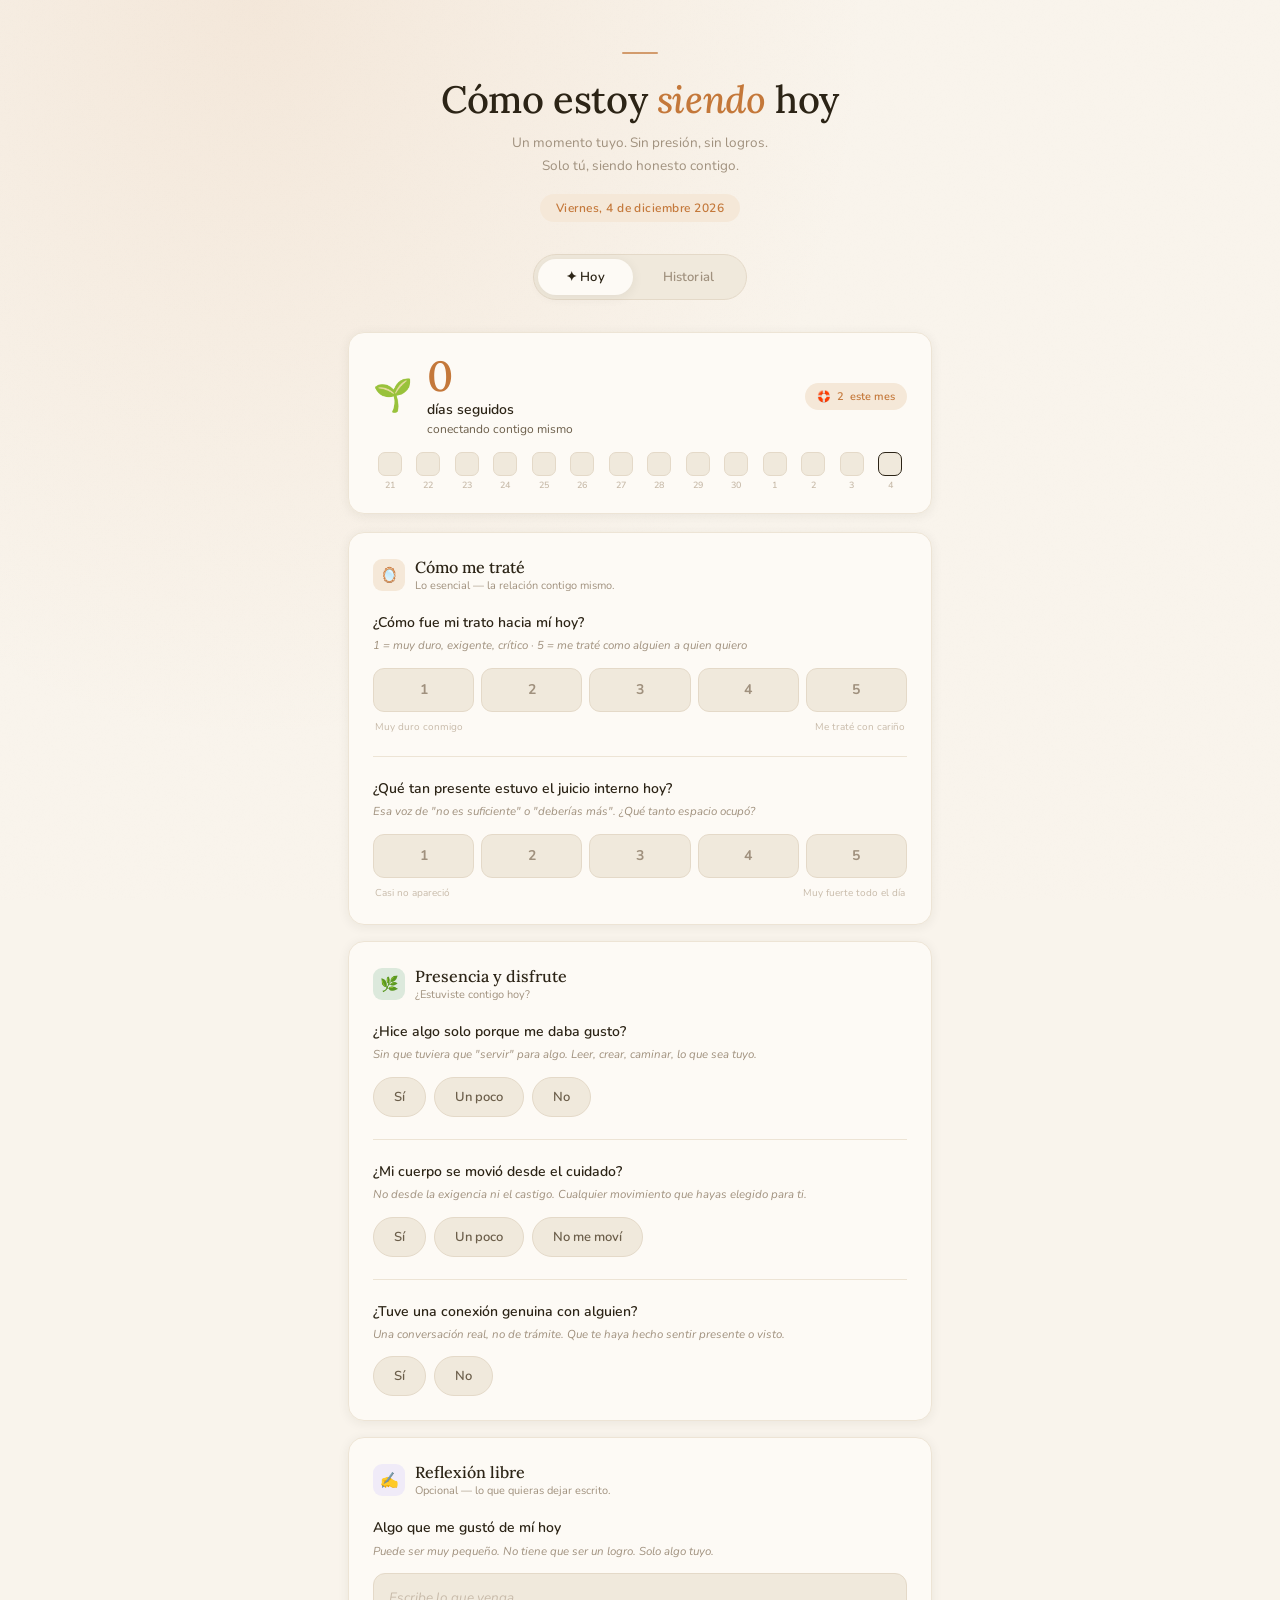
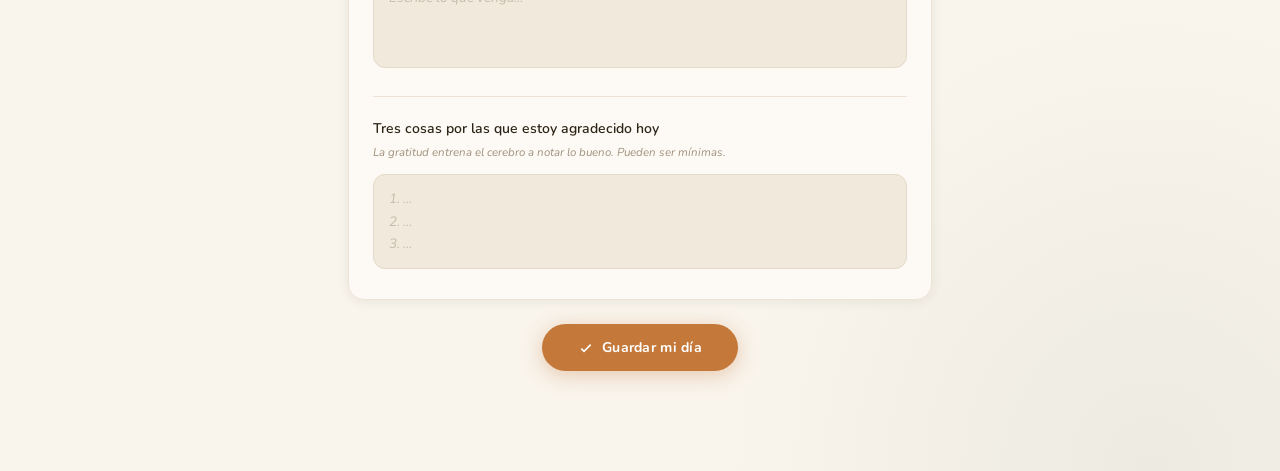
<file: index.html>
<!DOCTYPE html>
<html lang="es">
<head>
<meta charset="UTF-8">
<meta name="viewport" content="width=device-width, initial-scale=1.0">
<title>Cómo estoy siendo · Diario Personal</title>
<link href="https://fonts.googleapis.com/css2?family=Lora:ital,wght@0,400;0,500;0,600;1,400;1,500&family=Nunito:wght@300;400;500;600&display=swap" rel="stylesheet">
<link rel="stylesheet" href="styles.css">
</head>
<body>

<!-- ─── HEADER ─── -->
<div class="container">
  <header class="header">
    <div class="header-mark"></div>
    <h1>Cómo estoy <em>siendo</em> hoy</h1>
    <p class="header-sub">Un momento tuyo. Sin presión, sin logros.<br>Solo tú, siendo honesto contigo.</p>
    <div class="header-date" id="fecha-display">—</div>
  </header>

  <!-- ─── TABS ─── -->
  <div class="tabs-wrap">
    <div class="tabs">
      <button class="tab active" id="tab-hoy" onclick="switchTab('hoy')">✦ Hoy</button>
      <button class="tab" id="tab-hist" onclick="switchTab('historial')">Historial</button>
    </div>
  </div>

  <!-- ═══════════ HOY VIEW ═══════════ -->
  <div id="view-hoy" class="view active">

    <!-- RACHA -->
    <div class="racha-card">
      <div class="racha-top">
        <div class="racha-left">
          <div class="racha-flame" id="racha-flame">🌱</div>
          <div>
            <div class="racha-num" id="racha-num">0</div>
            <div class="racha-label">
              <strong id="racha-title">días seguidos</strong>
              conectando contigo mismo
            </div>
          </div>
        </div>
        <div class="salvavidas-badge" id="sv-badge" title="Tienes salvavidas este mes — puedes saltarte hasta 2 días sin perder la racha">
          🛟 <span id="sv-count">2</span> este mes
        </div>
      </div>
      <div class="days-grid" id="days-grid"></div>
    </div>

    <!-- NOTICE si ya hay registro hoy -->
    <div class="edit-notice" id="edit-notice">
      <span>📝 <strong>Ya registraste hoy.</strong> Puedes editar tu entrada — se sobrescribirá al guardar.</span>
    </div>

    <!-- SECCIÓN 1: BIENESTAR -->
    <div class="scard">
      <div class="scard-title">
        <div class="scard-icon">🪞</div>
        <div>
          <h2>Cómo me traté</h2>
          <p>Lo esencial — la relación contigo mismo.</p>
        </div>
      </div>

      <!-- Q1: Trato -->
      <div class="qblock">
        <div class="qlabel">¿Cómo fue mi trato hacia mí hoy?</div>
        <div class="qhint">1 = muy duro, exigente, crítico · 5 = me traté como alguien a quien quiero</div>
        <div class="scale-wrap">
          <div class="scale-btns">
            <button class="sbtn" onclick="selScale(this,'q1',1)">1</button>
            <button class="sbtn" onclick="selScale(this,'q1',2)">2</button>
            <button class="sbtn" onclick="selScale(this,'q1',3)">3</button>
            <button class="sbtn" onclick="selScale(this,'q1',4)">4</button>
            <button class="sbtn" onclick="selScale(this,'q1',5)">5</button>
          </div>
          <div class="scale-desc"><span>Muy duro conmigo</span><span>Me traté con cariño</span></div>
        </div>
      </div>

      <!-- Q5: Juicio interno -->
      <div class="qblock">
        <div class="qlabel">¿Qué tan presente estuvo el juicio interno hoy?</div>
        <div class="qhint">Esa voz de "no es suficiente" o "deberías más". ¿Qué tanto espacio ocupó?</div>
        <div class="scale-wrap">
          <div class="scale-btns">
            <button class="sbtn" onclick="selScale(this,'q5',1)">1</button>
            <button class="sbtn" onclick="selScale(this,'q5',2)">2</button>
            <button class="sbtn" onclick="selScale(this,'q5',3)">3</button>
            <button class="sbtn" onclick="selScale(this,'q5',4)">4</button>
            <button class="sbtn" onclick="selScale(this,'q5',5)">5</button>
          </div>
          <div class="scale-desc"><span>Casi no apareció</span><span>Muy fuerte todo el día</span></div>
        </div>
      </div>
    </div>

    <!-- SECCIÓN 2: PRESENCIA -->
    <div class="scard">
      <div class="scard-title">
        <div class="scard-icon" style="background:var(--sage-pale)">🌿</div>
        <div>
          <h2>Presencia y disfrute</h2>
          <p>¿Estuviste contigo hoy?</p>
        </div>
      </div>

      <!-- Q2: Placer -->
      <div class="qblock">
        <div class="qlabel">¿Hice algo solo porque me daba gusto?</div>
        <div class="qhint">Sin que tuviera que "servir" para algo. Leer, crear, caminar, lo que sea tuyo.</div>
        <div class="yesno">
          <button class="ybtn" onclick="selYN(this,'q2','Sí','yes')">Sí</button>
          <button class="ybtn" onclick="selYN(this,'q2','Un poco','maybe')">Un poco</button>
          <button class="ybtn" onclick="selYN(this,'q2','No','no')">No</button>
        </div>
      </div>

      <!-- Q3: Cuerpo -->
      <div class="qblock">
        <div class="qlabel">¿Mi cuerpo se movió desde el cuidado?</div>
        <div class="qhint">No desde la exigencia ni el castigo. Cualquier movimiento que hayas elegido para ti.</div>
        <div class="yesno">
          <button class="ybtn" onclick="selYN(this,'q3','Sí','yes')">Sí</button>
          <button class="ybtn" onclick="selYN(this,'q3','Un poco','maybe')">Un poco</button>
          <button class="ybtn" onclick="selYN(this,'q3','No me moví','no')">No me moví</button>
        </div>
      </div>

      <!-- Q4: Conexión -->
      <div class="qblock">
        <div class="qlabel">¿Tuve una conexión genuina con alguien?</div>
        <div class="qhint">Una conversación real, no de trámite. Que te haya hecho sentir presente o visto.</div>
        <div class="yesno">
          <button class="ybtn" onclick="selYN(this,'q4','Sí','yes')">Sí</button>
          <button class="ybtn" onclick="selYN(this,'q4','No','no')">No</button>
        </div>
      </div>
    </div>

    <!-- SECCIÓN 3: REFLEXIÓN -->
    <div class="scard">
      <div class="scard-title">
        <div class="scard-icon" style="background:#F0EBF8">✍️</div>
        <div>
          <h2>Reflexión libre</h2>
          <p>Opcional — lo que quieras dejar escrito.</p>
        </div>
      </div>

      <!-- Q6: Lo que me gustó de mí -->
      <div class="qblock">
        <div class="qlabel">Algo que me gustó de mí hoy</div>
        <div class="qhint">Puede ser muy pequeño. No tiene que ser un logro. Solo algo tuyo.</div>
        <textarea class="qtextarea" id="q6" rows="3" placeholder="Escribe lo que venga…"></textarea>
      </div>

      <!-- AGRADECIMIENTOS -->
      <div class="qblock">
        <div class="qlabel">Tres cosas por las que estoy agradecido hoy</div>
        <div class="qhint">La gratitud entrena el cerebro a notar lo bueno. Pueden ser mínimas.</div>
        <textarea class="qtextarea" id="q7" rows="3" placeholder="1. …&#10;2. …&#10;3. …"></textarea>
      </div>
    </div>

    <div class="save-row">
      <button class="btn-save" onclick="guardar()">
        <svg viewBox="0 0 24 24" fill="none" stroke="currentColor" stroke-width="2.5"><path d="M5 13l4 4L19 7"/></svg>
        Guardar mi día
      </button>
    </div>

  </div><!-- /view-hoy -->

  <!-- ═══════════ HISTORIAL VIEW ═══════════ -->
  <div id="view-historial" class="view">
    <div class="hist-header">
      <h2>Mi historial</h2>
      <button class="btn-export" onclick="exportAll()">
        <svg width="12" height="12" viewBox="0 0 24 24" fill="none" stroke="currentColor" stroke-width="2.5"><path d="M12 5v14M5 12l7 7 7-7"/></svg>
        Exportar todo (.txt)
      </button>
    </div>
    <div id="hist-list">
      <div class="hist-empty" id="hist-empty">Aún no hay registros.<br>Completa tu primer día. 🌱</div>
    </div>
  </div>

</div><!-- /container -->

<!-- TOAST -->
<div class="toast" id="toast"></div>

<script src="app.js"></script>
</body>
</html>
</file>
<file: styles.css>
/* ─── TOKENS ─── */
:root {
  --cream:       #F9F4EC;
  --cream-dark:  #F0E9DC;
  --paper:       #FDFAF5;
  --warm-white:  #FFFDF8;
  --ink:         #2C2416;
  --ink-mid:     #6B5E4A;
  --ink-soft:    #A0917E;
  --ink-ghost:   #C8BBAA;
  --amber:       #C4783A;
  --amber-pale:  #F5E8D8;
  --amber-glow:  #EDD5B5;
  --sage:        #5A7A5E;
  --sage-pale:   #DCE9DC;
  --rust:        #A04A3A;
  --rust-pale:   #F0DDD8;
  --border:      #E4D9C8;
  --border-soft: #EDE4D5;
  --shadow-sm:   0 2px 12px rgba(44,36,22,.07);
  --shadow-md:   0 4px 28px rgba(44,36,22,.10);
  --r:           16px;
}

/* ─── RESET ─── */
*, *::before, *::after { box-sizing: border-box; margin: 0; padding: 0; }
html { scroll-behavior: smooth; }

/* ─── BODY / TEXTURE ─── */
body {
  background-color: var(--cream);
  background-image:
    radial-gradient(ellipse 80% 60% at 20% 0%, rgba(196,120,58,.10) 0%, transparent 60%),
    radial-gradient(ellipse 60% 40% at 90% 100%, rgba(90,122,94,.08) 0%, transparent 55%);
  font-family: 'Nunito', sans-serif;
  color: var(--ink);
  min-height: 100vh;
  padding: 0 0 100px;
  -webkit-font-smoothing: antialiased;
}

/* grain overlay */
body::before {
  content: '';
  position: fixed; inset: 0; z-index: 0; pointer-events: none;
  background-image: url("data:image/svg+xml,%3Csvg xmlns='http://www.w3.org/2000/svg' width='200' height='200'%3E%3Cfilter id='n'%3E%3CfeTurbulence type='fractalNoise' baseFrequency='0.75' numOctaves='4' stitchTiles='stitch'/%3E%3C/filter%3E%3Crect width='200' height='200' filter='url(%23n)' opacity='0.03'/%3E%3C/svg%3E");
  opacity: .5;
}

/* ─── LAYOUT ─── */
.container { max-width: 620px; margin: 0 auto; padding: 0 18px; position: relative; z-index: 1; }

/* ─── HEADER ─── */
.header {
  text-align: center;
  padding: 52px 0 32px;
  animation: riseIn .9s cubic-bezier(.16,1,.3,1) both;
}
.header-mark {
  display: inline-block;
  width: 36px; height: 2px;
  background: var(--amber);
  border-radius: 2px;
  margin-bottom: 18px;
  opacity: .7;
}
.header h1 {
  font-family: 'Lora', serif;
  font-size: clamp(24px, 5.5vw, 38px);
  font-weight: 500;
  line-height: 1.15;
  letter-spacing: -.01em;
  color: var(--ink);
  margin-bottom: 10px;
}
.header h1 em { font-style: italic; color: var(--amber); }
.header-sub {
  font-size: 13.5px;
  color: var(--ink-soft);
  line-height: 1.7;
  max-width: 340px;
  margin: 0 auto;
}
.header-date {
  display: inline-flex;
  align-items: center;
  gap: 8px;
  margin-top: 16px;
  padding: 6px 16px;
  background: var(--amber-pale);
  border-radius: 100px;
  font-size: 12px;
  font-weight: 600;
  color: var(--amber);
  letter-spacing: .04em;
}

/* ─── TABS ─── */
.tabs-wrap {
  display: flex;
  justify-content: center;
  margin-bottom: 32px;
  animation: riseIn .9s .1s cubic-bezier(.16,1,.3,1) both;
}
.tabs {
  display: inline-flex;
  background: var(--cream-dark);
  border-radius: 100px;
  padding: 4px;
  gap: 2px;
  border: 1px solid var(--border);
}
.tab {
  padding: 9px 28px;
  border-radius: 100px;
  border: none;
  background: transparent;
  font-family: 'Nunito', sans-serif;
  font-size: 13px;
  font-weight: 600;
  color: var(--ink-soft);
  cursor: pointer;
  transition: all .25s;
  letter-spacing: .01em;
}
.tab.active {
  background: var(--paper);
  color: var(--ink);
  box-shadow: var(--shadow-sm);
}

/* ─── VIEWS ─── */
.view { display: none; }
.view.active { display: block; animation: riseIn .5s cubic-bezier(.16,1,.3,1) both; }

/* ─── RACHA CARD ─── */
.racha-card {
  background: var(--paper);
  border: 1px solid var(--border-soft);
  border-radius: var(--r);
  padding: 22px 24px;
  margin-bottom: 18px;
  box-shadow: var(--shadow-sm);
  display: flex;
  flex-direction: column;
  gap: 14px;
}
.racha-top {
  display: flex;
  align-items: center;
  justify-content: space-between;
  gap: 16px;
}
.racha-left { display: flex; align-items: center; gap: 14px; }
.racha-flame {
  font-size: 32px;
  line-height: 1;
  animation: pulse 2.5s ease-in-out infinite;
}
.racha-num {
  font-family: 'Lora', serif;
  font-size: 42px;
  font-weight: 500;
  color: var(--amber);
  line-height: 1;
}
.racha-label { font-size: 12px; color: var(--ink-mid); line-height: 1.5; margin-top: 2px; }
.racha-label strong { display: block; font-size: 14px; color: var(--ink); font-weight: 600; }

.salvavidas-badge {
  display: flex;
  align-items: center;
  gap: 6px;
  padding: 6px 12px;
  background: var(--amber-pale);
  border-radius: 100px;
  font-size: 11px;
  font-weight: 600;
  color: var(--amber);
}

/* ─── 14-DAY GRID ─── */
.days-grid {
  display: flex;
  gap: 5px;
  flex-wrap: wrap;
}
.day-cell {
  display: flex;
  flex-direction: column;
  align-items: center;
  gap: 3px;
  flex: 1;
  min-width: 32px;
}
.day-dot {
  width: 24px; height: 24px;
  border-radius: 7px;
  border: 1.5px solid var(--border);
  background: var(--cream-dark);
  transition: all .3s;
  position: relative;
}
.day-dot.filled {
  background: var(--amber);
  border-color: var(--amber);
  box-shadow: 0 2px 8px rgba(196,120,58,.3);
}
.day-dot.salvavida {
  background: var(--amber-glow);
  border-color: var(--amber);
  border-style: dashed;
}
.day-dot.today {
  border-color: var(--ink);
  border-style: solid;
}
.day-dot.today.filled { border-color: var(--amber); }
.day-num {
  font-size: 9px;
  color: var(--ink-ghost);
  font-weight: 600;
}
.day-dot.filled ~ .day-num { color: var(--amber); }

/* ─── SECTION CARD ─── */
.scard {
  background: var(--paper);
  border: 1px solid var(--border-soft);
  border-radius: var(--r);
  padding: 24px;
  margin-bottom: 16px;
  box-shadow: var(--shadow-sm);
}
.scard-title {
  display: flex;
  align-items: center;
  gap: 10px;
  margin-bottom: 20px;
}
.scard-icon {
  width: 32px; height: 32px;
  border-radius: 9px;
  background: var(--amber-pale);
  display: flex; align-items: center; justify-content: center;
  font-size: 15px; flex-shrink: 0;
}
.scard-title h2 {
  font-family: 'Lora', serif;
  font-size: 16px;
  font-weight: 500;
  color: var(--ink);
}
.scard-title p { font-size: 11px; color: var(--ink-soft); margin-top: 1px; }

/* ─── QUESTION ─── */
.qblock {
  margin-bottom: 22px;
  padding-bottom: 22px;
  border-bottom: 1px solid var(--border-soft);
}
.qblock:last-child { border-bottom: none; margin-bottom: 0; padding-bottom: 0; }
.qlabel {
  font-size: 14px;
  font-weight: 600;
  color: var(--ink);
  margin-bottom: 4px;
  line-height: 1.4;
}
.qhint {
  font-size: 11.5px;
  color: var(--ink-soft);
  margin-bottom: 13px;
  line-height: 1.6;
  font-style: italic;
}

/* SCALE */
.scale-wrap { display: flex; flex-direction: column; gap: 8px; }
.scale-btns { display: flex; gap: 7px; }
.sbtn {
  flex: 1;
  height: 44px;
  border-radius: 11px;
  border: 1.5px solid var(--border);
  background: var(--cream-dark);
  font-family: 'Nunito', sans-serif;
  font-size: 14px;
  font-weight: 700;
  color: var(--ink-soft);
  cursor: pointer;
  transition: all .18s;
  position: relative;
}
.sbtn:hover { border-color: var(--amber); color: var(--amber); background: var(--amber-pale); }
.sbtn.sel {
  background: var(--amber);
  border-color: var(--amber);
  color: #fff;
  box-shadow: 0 3px 12px rgba(196,120,58,.35);
  transform: translateY(-1px);
}
.scale-desc {
  display: flex;
  justify-content: space-between;
  font-size: 10px;
  color: var(--ink-ghost);
  padding: 0 2px;
}

/* YES/NO */
.yesno { display: flex; gap: 8px; flex-wrap: wrap; }
.ybtn {
  padding: 10px 20px;
  border-radius: 100px;
  border: 1.5px solid var(--border);
  background: var(--cream-dark);
  font-family: 'Nunito', sans-serif;
  font-size: 13px;
  font-weight: 600;
  color: var(--ink-mid);
  cursor: pointer;
  transition: all .18s;
}
.ybtn:hover { border-color: var(--amber); color: var(--amber); background: var(--amber-pale); }
.ybtn.sel-yes { background: var(--sage); border-color: var(--sage); color: #fff; box-shadow: 0 3px 10px rgba(90,122,94,.3); }
.ybtn.sel-maybe { background: var(--amber); border-color: var(--amber); color: #fff; box-shadow: 0 3px 10px rgba(196,120,58,.3); }
.ybtn.sel-no { background: var(--ink-soft); border-color: var(--ink-soft); color: #fff; }

/* TEXTAREA */
.qtextarea {
  width: 100%;
  border: 1.5px solid var(--border);
  border-radius: 12px;
  padding: 13px 15px;
  font-family: 'Nunito', sans-serif;
  font-size: 13.5px;
  color: var(--ink);
  background: var(--cream-dark);
  resize: none;
  min-height: 80px;
  outline: none;
  transition: border-color .2s, background .2s;
  line-height: 1.65;
}
.qtextarea:focus { border-color: var(--amber); background: var(--warm-white); }
.qtextarea::placeholder { color: var(--ink-ghost); font-style: italic; }

/* ─── ALREADY SAVED NOTICE ─── */
.edit-notice {
  display: none;
  align-items: center;
  gap: 10px;
  background: var(--amber-pale);
  border: 1px solid var(--amber-glow);
  border-radius: 12px;
  padding: 12px 16px;
  margin-bottom: 16px;
  font-size: 13px;
  color: var(--amber);
}
.edit-notice.visible { display: flex; }
.edit-notice span { flex: 1; line-height: 1.5; }
.edit-notice strong { color: var(--ink); }

/* ─── SAVE BUTTON ─── */
.save-row { display: flex; justify-content: center; margin-top: 24px; }
.btn-save {
  display: flex;
  align-items: center;
  gap: 8px;
  padding: 14px 36px;
  border-radius: 100px;
  background: var(--amber);
  color: #fff;
  border: none;
  font-family: 'Nunito', sans-serif;
  font-size: 14px;
  font-weight: 700;
  cursor: pointer;
  box-shadow: 0 4px 20px rgba(196,120,58,.35);
  transition: all .2s;
  letter-spacing: .02em;
}
.btn-save:hover { transform: translateY(-2px); box-shadow: 0 6px 26px rgba(196,120,58,.45); }
.btn-save:active { transform: translateY(0); }
.btn-save svg { width: 16px; height: 16px; }

/* ─── HISTORIAL ─── */
.hist-header {
  display: flex;
  justify-content: space-between;
  align-items: center;
  margin-bottom: 18px;
  flex-wrap: wrap;
  gap: 10px;
}
.hist-header h2 {
  font-family: 'Lora', serif;
  font-size: 20px;
  font-weight: 500;
}
.btn-export {
  display: flex;
  align-items: center;
  gap: 6px;
  padding: 9px 18px;
  border-radius: 100px;
  border: 1.5px solid var(--border);
  background: transparent;
  font-family: 'Nunito', sans-serif;
  font-size: 12px;
  font-weight: 600;
  color: var(--ink-mid);
  cursor: pointer;
  transition: all .2s;
}
.btn-export:hover { border-color: var(--sage); color: var(--sage); background: var(--sage-pale); }

.hist-empty {
  text-align: center;
  padding: 60px 20px;
  color: var(--ink-ghost);
  font-size: 14px;
  font-style: italic;
}

.entry {
  background: var(--paper);
  border: 1px solid var(--border-soft);
  border-radius: var(--r);
  margin-bottom: 10px;
  overflow: hidden;
  box-shadow: var(--shadow-sm);
  transition: box-shadow .2s;
}
.entry:hover { box-shadow: var(--shadow-md); }

.entry-header {
  display: flex;
  align-items: center;
  gap: 12px;
  padding: 16px 20px;
  cursor: pointer;
  user-select: none;
}
.entry-date-badge {
  flex-shrink: 0;
  text-align: center;
  background: var(--amber-pale);
  border-radius: 10px;
  padding: 6px 10px;
  min-width: 46px;
}
.entry-date-badge .day { font-family: 'Lora', serif; font-size: 20px; font-weight: 600; color: var(--amber); line-height: 1; }
.entry-date-badge .mon { font-size: 9px; font-weight: 700; color: var(--ink-soft); letter-spacing: .08em; text-transform: uppercase; margin-top: 2px; }

.entry-summary { flex: 1; }
.entry-summary .pills { display: flex; gap: 5px; flex-wrap: wrap; margin-bottom: 4px; }
.pill {
  font-size: 10px;
  font-weight: 700;
  padding: 2px 9px;
  border-radius: 100px;
  letter-spacing: .03em;
}
.pill-a { background: var(--amber-pale); color: var(--amber); }
.pill-g { background: var(--sage-pale); color: var(--sage); }
.pill-r { background: var(--rust-pale); color: var(--rust); }
.pill-n { background: var(--cream-dark); color: var(--ink-soft); }
.entry-preview { font-size: 12px; color: var(--ink-soft); font-style: italic; line-height: 1.4; }
.entry-chevron { color: var(--ink-ghost); transition: transform .3s; flex-shrink: 0; font-size: 18px; }
.entry.open .entry-chevron { transform: rotate(180deg); }

.entry-body {
  display: none;
  padding: 0 20px 18px;
  border-top: 1px solid var(--border-soft);
}
.entry.open .entry-body { display: block; }

.detail-grid { display: flex; flex-direction: column; gap: 9px; margin-top: 14px; }
.drow { display: flex; justify-content: space-between; align-items: flex-start; gap: 12px; }
.drow-label { font-size: 11.5px; color: var(--ink-soft); min-width: 130px; }
.drow-val { font-size: 12px; font-weight: 600; color: var(--ink); text-align: right; line-height: 1.45; }
.drow-reflection { flex-direction: column; gap: 5px; }
.drow-reflection .drow-val { text-align: left; font-style: italic; font-weight: 400; color: var(--ink-mid); }

.entry-actions { display: flex; justify-content: flex-end; gap: 8px; margin-top: 14px; }
.btn-sm {
  padding: 7px 15px;
  border-radius: 100px;
  border: 1.5px solid var(--border);
  background: transparent;
  font-family: 'Nunito', sans-serif;
  font-size: 11px;
  font-weight: 600;
  color: var(--ink-mid);
  cursor: pointer;
  transition: all .2s;
}
.btn-sm:hover { border-color: var(--sage); color: var(--sage); }

/* ─── TOAST ─── */
.toast {
  position: fixed;
  bottom: 30px;
  left: 50%;
  transform: translateX(-50%) translateY(20px);
  background: var(--ink);
  color: #fff;
  padding: 12px 24px;
  border-radius: 100px;
  font-family: 'Nunito', sans-serif;
  font-size: 13px;
  font-weight: 600;
  opacity: 0;
  transition: all .35s cubic-bezier(.16,1,.3,1);
  pointer-events: none;
  white-space: nowrap;
  z-index: 999;
  max-width: calc(100vw - 40px);
  text-align: center;
}
.toast.show { opacity: 1; transform: translateX(-50%) translateY(0); }
.toast.success { background: var(--sage); }
.toast.warn { background: var(--amber); }
.toast.error { background: var(--rust); }

/* ─── ANIMATIONS ─── */
@keyframes riseIn {
  from { opacity: 0; transform: translateY(18px); }
  to   { opacity: 1; transform: translateY(0); }
}
@keyframes pulse {
  0%, 100% { transform: scale(1); }
  50%       { transform: scale(1.1); }
}
@keyframes popIn {
  0%   { transform: scale(.85); opacity: 0; }
  70%  { transform: scale(1.04); }
  100% { transform: scale(1); opacity: 1; }
}
.pop { animation: popIn .35s cubic-bezier(.16,1,.3,1) both; }

/* ─── RESPONSIVE ─── */
@media (max-width: 480px) {
  .header { padding: 36px 0 24px; }
  .scard { padding: 18px 16px; }
  .sbtn { height: 40px; font-size: 13px; }
  .racha-num { font-size: 34px; }
  .day-dot { width: 20px; height: 20px; }
}
</file>
